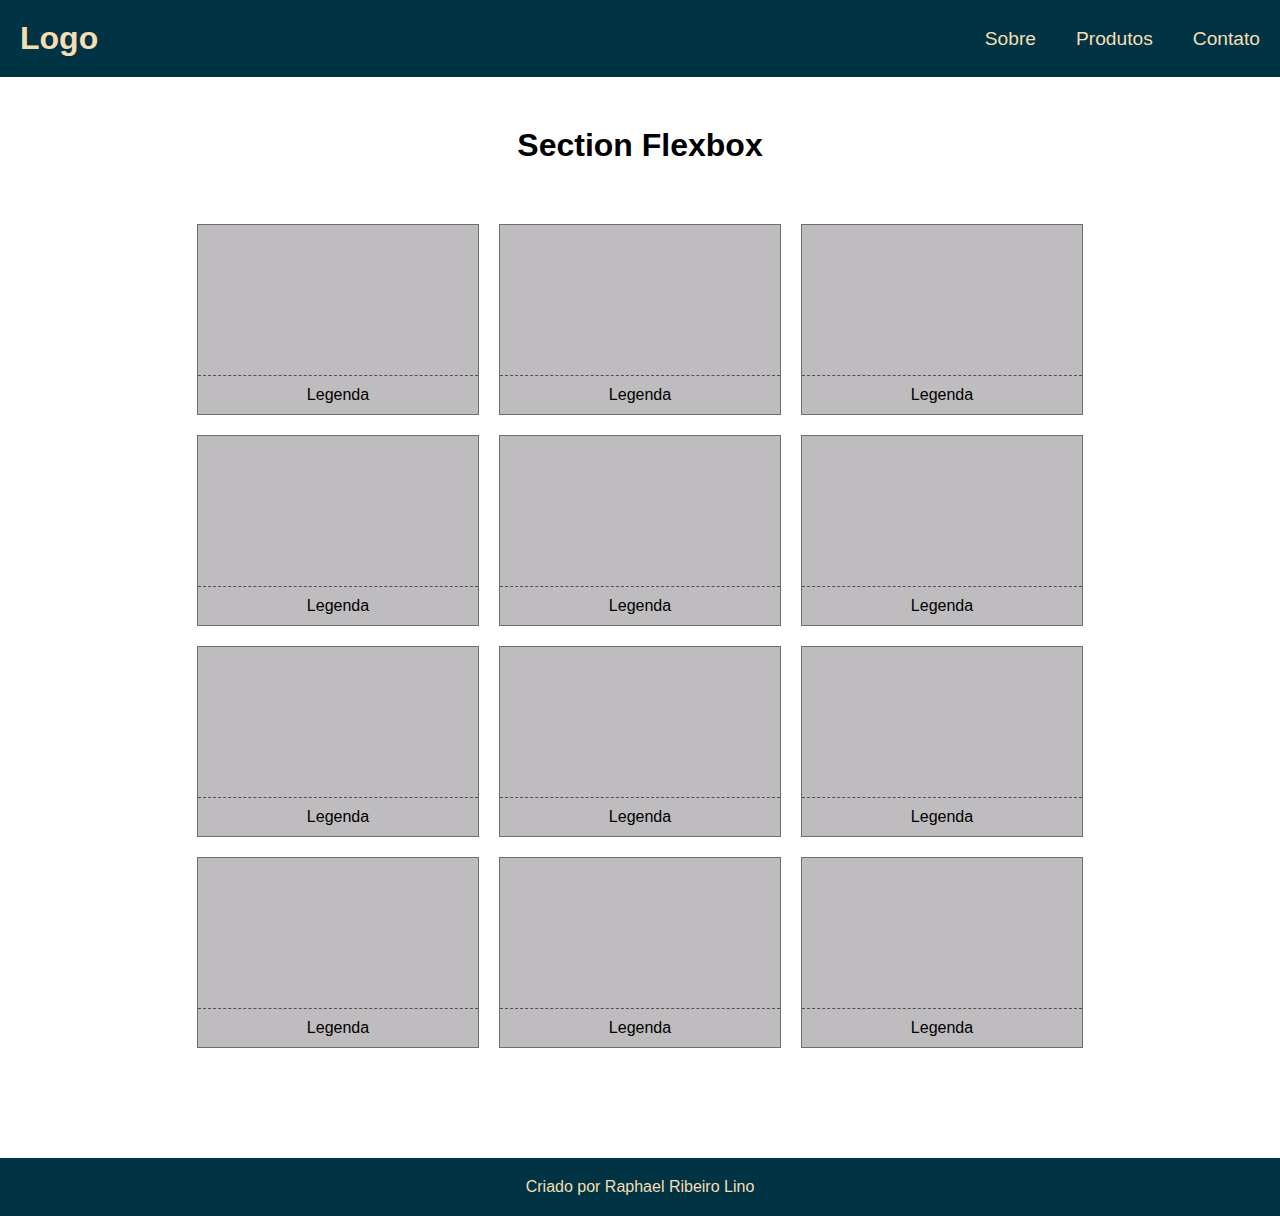
<file: CaixasFlexbox/index.html>
<!DOCTYPE html>
<html lang="en">
<head>
    <meta charset="UTF-8">
    <meta name="viewport" content="width=device-width, initial-scale=1.0">
    <title>Caixas Flexbox</title>
    <link rel="stylesheet" href="style.css">
</head>
<body>
    <header class="header">
        <h1>Logo</h1>
        <nav>
            <ul class="menu">
                <li><a href="#">Sobre</a></li>
                <li><a href="#">Produtos</a></li>
                <li><a href="#">Contato</a></li>
            </ul>
        </nav>
    </header>
    <h1>Section Flexbox</h1>
    <section class="flex">
        <div>
            <div class="caixa"></div>
            <p>Legenda</p>
        </div>
        <div>
            <div class="caixa"></div>
            <p>Legenda</p>
        </div>
        <div>
            <div class="caixa"></div>
            <p>Legenda</p>
        </div>
        <div>
            <div class="caixa"></div>
            <p>Legenda</p>
        </div>
        <div>
            <div class="caixa"></div>
            <p>Legenda</p>
        </div>
        <div>
            <div class="caixa"></div>
            <p>Legenda</p>
        </div>
        <div>
            <div class="caixa"></div>
            <p>Legenda</p>
        </div>
        <div>
            <div class="caixa"></div>
            <p>Legenda</p>
        </div>
        <div>
            <div class="caixa"></div>
            <p>Legenda</p>
        </div>
        <div>
            <div class="caixa"></div>
            <p>Legenda</p>
        </div>
        <div>
            <div class="caixa"></div>
            <p>Legenda</p>
        </div>
        <div>
            <div class="caixa"></div>
            <p>Legenda</p>
        </div>
    </section>

    <footer>
        <p>Criado por <a href="https://github.com/Raphael-Ribeiro-Lino" target="_blank">Raphael Ribeiro Lino</a>
        </p>
    </footer>
</body>
</html>
</file>
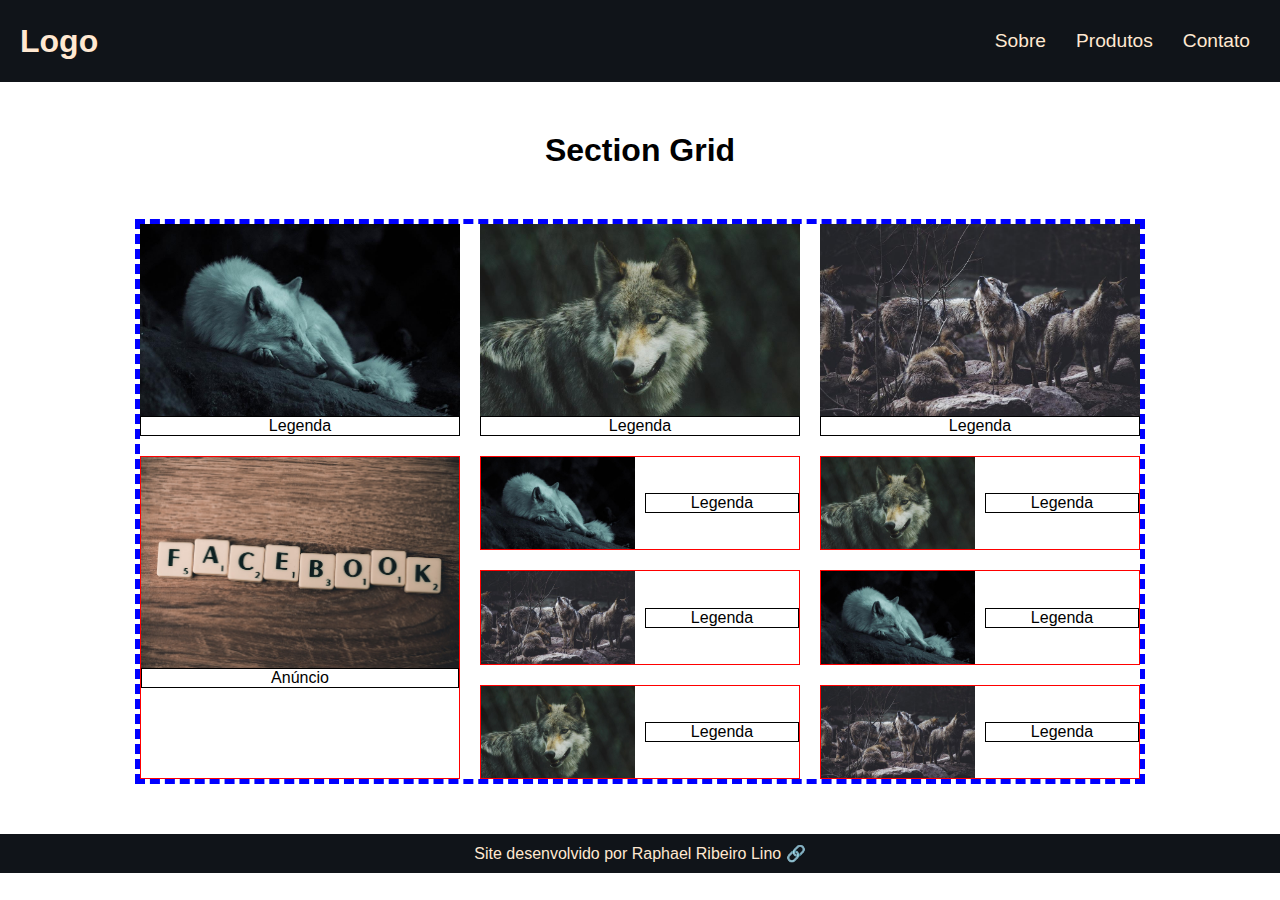
<file: CaixasGrid/index.html>
<!DOCTYPE html>
<html lang="pt-br">
<head>
    <meta charset="UTF-8">
    <meta name="viewport" content="width=device-width, initial-scale=1.0">
    <title>Caixas Grid</title>
    <link rel="stylesheet" href="style.css">
</head>
<body>
    <header class="header">
        <h1>Logo</h1>
        <nav>
            <ul class="menu">
                <li><a href="#">Sobre</a></li>
                <li><a href="#">Produtos</a></li>
                <li><a href="#">Contato</a></li>
            </ul>
        </nav>
    </header>
    <main>
        <h1>Section Grid</h1>
        <section class="container">
            <div>
                <img src="imagens/lobo1.jpg" alt="Lobo">
                <p>Legenda</p>
            </div>
            <div>
                <img src="imagens/lobo2.jpg" alt="Lobo">
                <p>Legenda</p>
            </div>
            <div>
                <img src="imagens/lobo3.jpg" alt="Lobo">
                <p>Legenda</p>
            </div>
            <div>
                <img src="imagens/lobo1.jpg" alt="Lobo">
                <p>Legenda</p>
            </div>
            <div>
                <img src="imagens/lobo2.jpg" alt="Lobo">
                <p>Legenda</p>
            </div>
            <div>
                <img src="imagens/lobo3.jpg" alt="Lobo">
                <p>Legenda</p>
            </div>
            <div>
                <img src="imagens/lobo1.jpg" alt="Lobo">
                <p>Legenda</p>
            </div>
            <div>
                <img src="imagens/lobo2.jpg" alt="Lobo">
                <p>Legenda</p>
            </div>
            <div>
                <img src="imagens/lobo3.jpg" alt="Lobo">
                <p>Legenda</p>
            </div>
            <div class="anuncio">
                <img src="imagens/pexels-pixabay-267371.jpg" alt="Lobo">
                <p>Anúncio</p>
            </div>
        </section>
    </main>
    <footer>
        <p>Site desenvolvido por <a href="https://github.com/Raphael-Ribeiro-Lino">Raphael Ribeiro Lino</a></p>
    </footer>
</body>
</html>
</file>
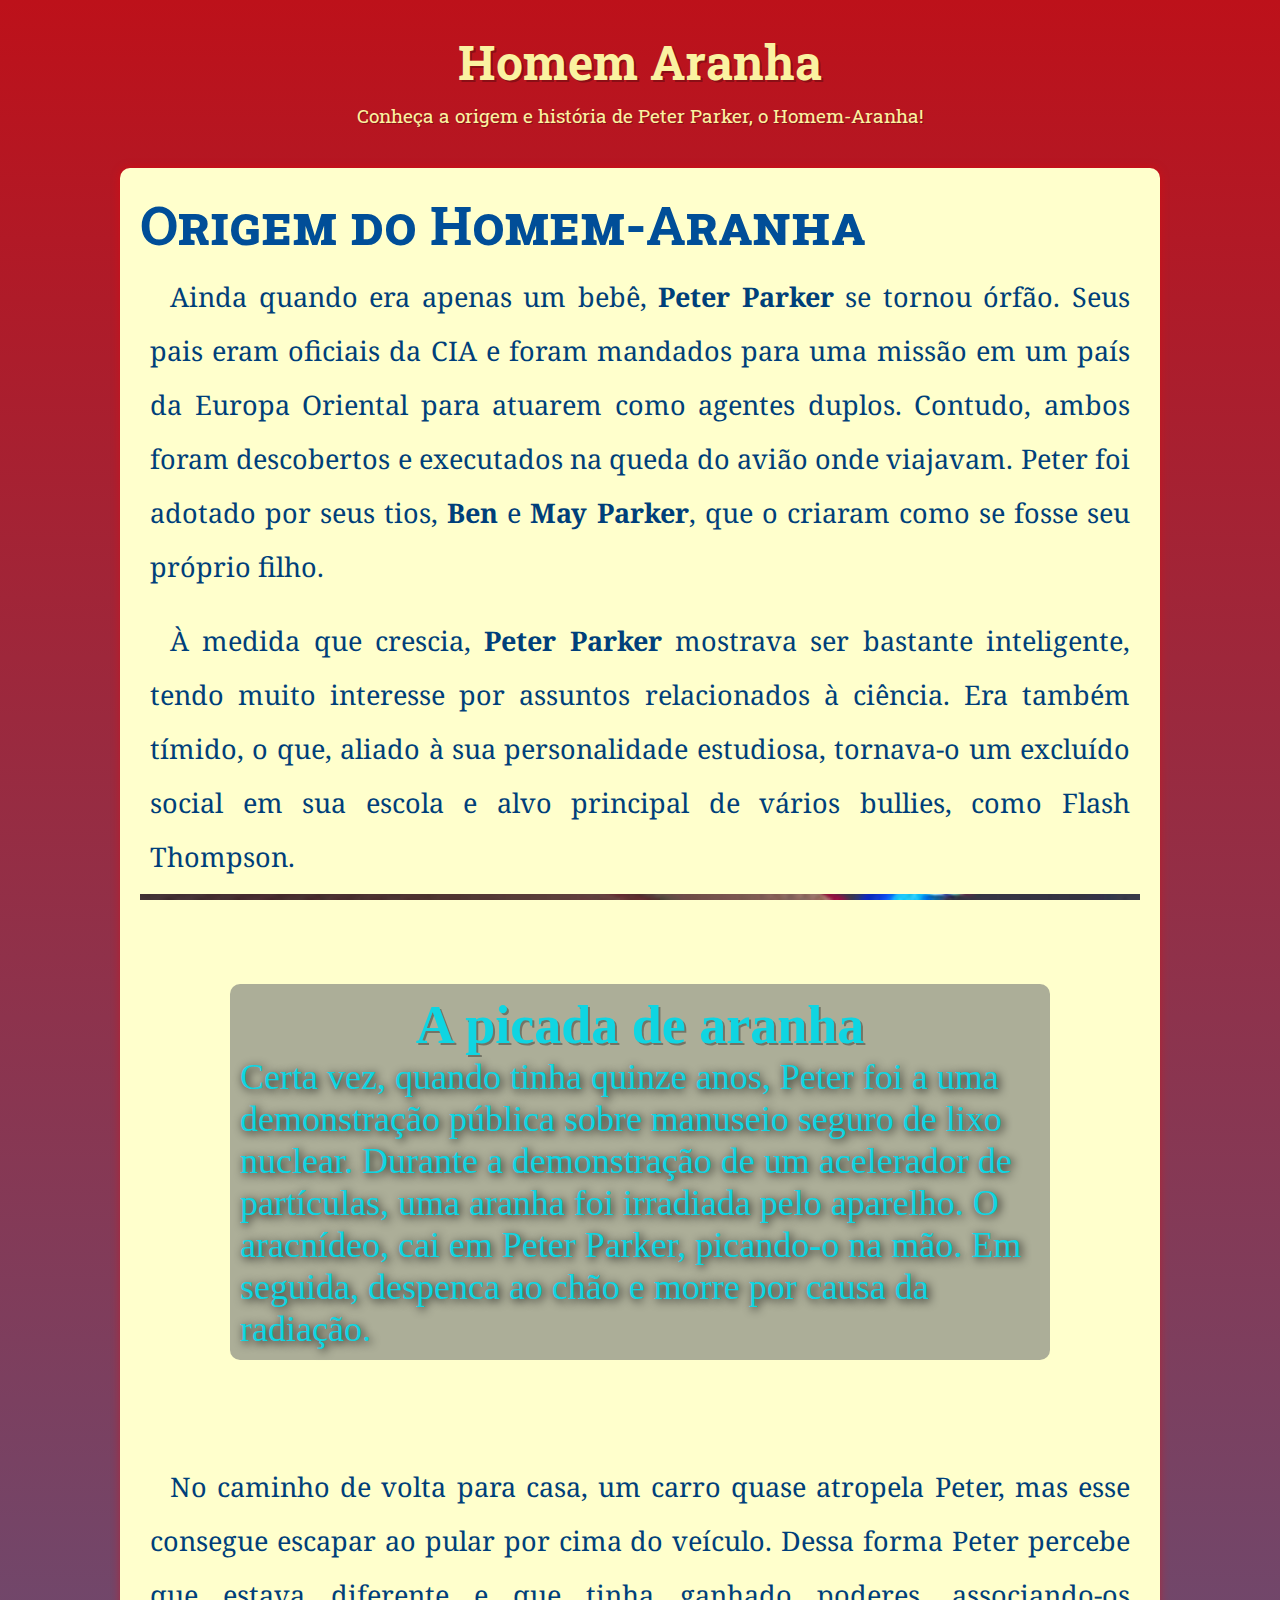
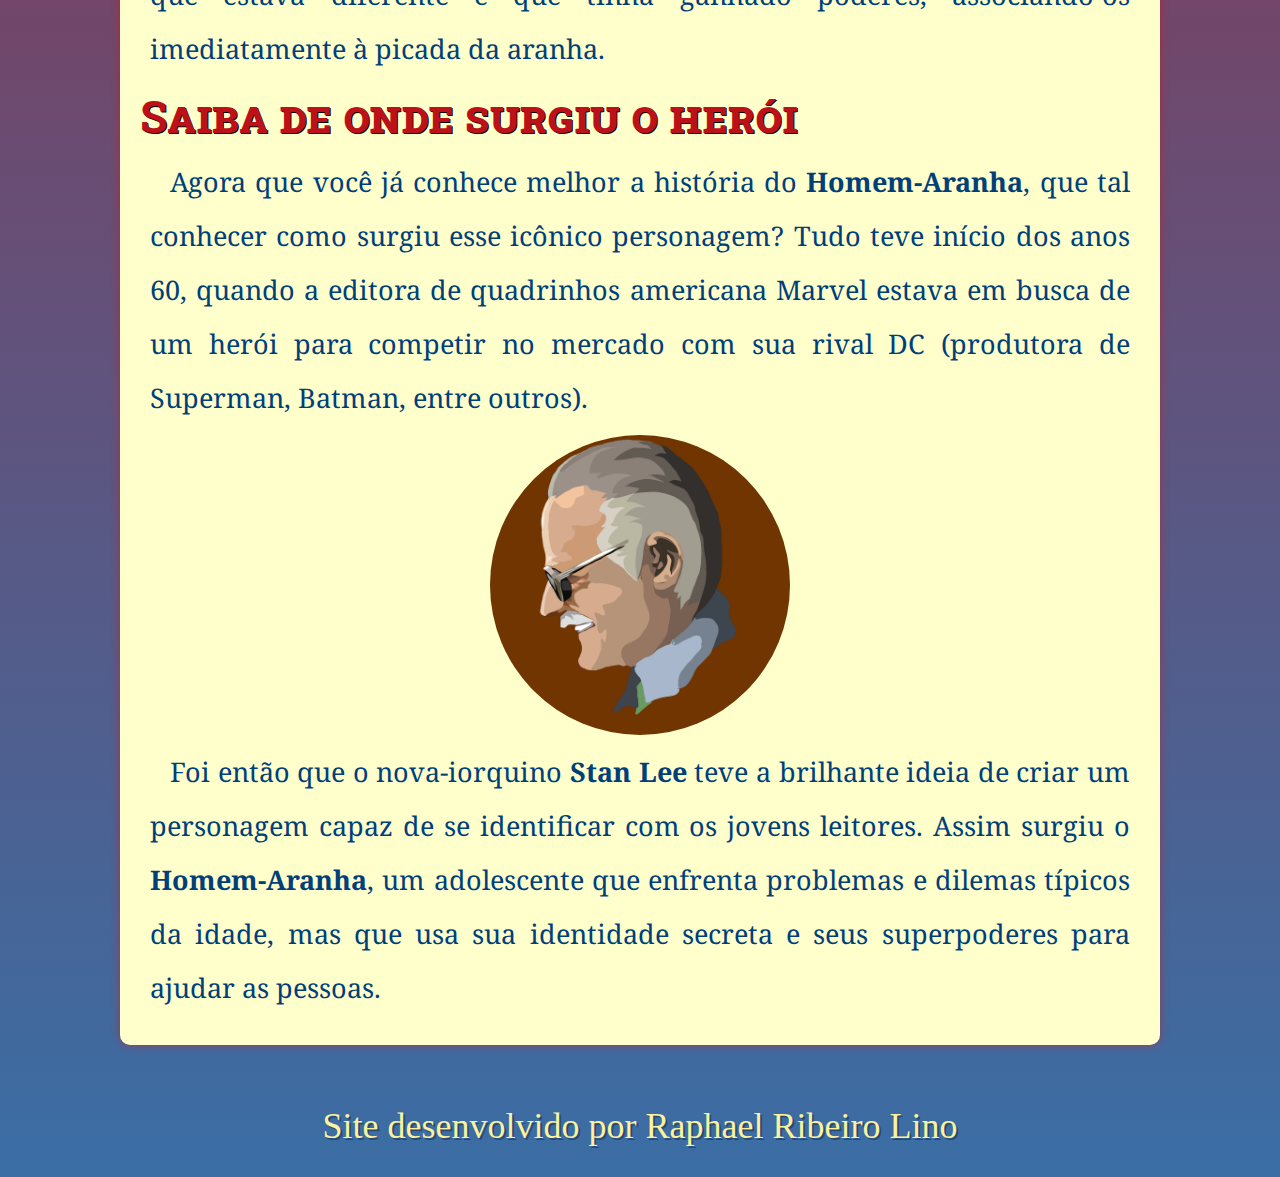
<file: ProjetoSpider/index.html>
<!DOCTYPE html>
<html lang="pt-br">

<head>
    <meta charset="UTF-8">
    <meta name="viewport" content="width=device-width, initial-scale=1.0">
    <title>História do Homem Aranha</title>
    <link rel="shortcut icon" href="favicon.ico" type="image/x-icon">
    <link rel="stylesheet" href="style.css">
</head>

<body>
    <header>
        <h1>Homem Aranha</h1>
        <p>
            Conheça a origem e história de Peter Parker, o Homem-Aranha!
        </p>
    </header>
    <main>
        <article>
            <h1><a href="https://www.aficionados.com.br/peter-parker-homem-aranha/" target="_blank">Origem do
                    Homem-Aranha</a></h1>
            <p>Ainda quando era apenas um bebê, <strong>Peter Parker</strong> se tornou órfão. Seus pais eram oficiais
                da CIA e foram
                mandados para uma missão em um país da Europa Oriental para atuarem como agentes duplos. Contudo, ambos
                foram descobertos e executados na queda do avião onde viajavam. Peter foi adotado por seus tios,
                <strong>Ben</strong> e
                <strong>May Parker</strong>, que o criaram como se fosse seu próprio filho.
            </p>
            <p>À medida que crescia, <strong>Peter Parker</strong> mostrava ser bastante inteligente, tendo muito
                interesse por assuntos
                relacionados à ciência. Era também tímido, o que, aliado à sua personalidade estudiosa, tornava-o um
                excluído social em sua escola e alvo principal de vários bullies, como Flash Thompson.
            </p>
            <section class="parallax-picada">
                <div class="caixa-picada">
                    <h1>A picada de aranha</h1>
                    <p>Certa vez, quando tinha quinze anos, Peter foi a uma demonstração pública sobre manuseio seguro
                        de
                        lixo nuclear. Durante a demonstração de um acelerador de partículas, uma aranha foi irradiada
                        pelo
                        aparelho. O aracnídeo, cai em Peter Parker, picando-o na mão. Em seguida, despenca ao chão e
                        morre
                        por causa da radiação.
                    </p>
                </div>
            </section>
            <p>No caminho de volta para casa, um carro quase atropela Peter, mas esse consegue escapar ao pular por cima
                do veículo. Dessa forma Peter percebe que estava diferente e que tinha ganhado poderes, associando-os
                imediatamente à picada da aranha.</p>
            <h2>
                <a href="https://modobrincar.rihappy.com.br/historia-do-homem-aranha/" target="_blank">Saiba de onde
                    surgiu o herói</a>
            </h2>
            <p>
                Agora que você já conhece melhor a história do <strong>Homem-Aranha</strong>, que tal conhecer como
                surgiu esse icônico personagem? Tudo teve início dos anos 60, quando a editora de quadrinhos americana
                Marvel estava em busca de um herói para competir no mercado com sua rival DC (produtora de Superman,
                Batman, entre outros).
            </p>
            <div class="container">
                <img src="imagens/stan-lee.png" class="stan-lee" alt="desenho do Stan Lee">
            </div>
            <p>
                Foi então que o nova-iorquino <strong>Stan Lee</strong> teve a brilhante ideia de criar um personagem
                capaz de se identificar com os jovens leitores. Assim surgiu o <strong>Homem-Aranha</strong>, um
                adolescente que enfrenta problemas e dilemas típicos da idade, mas que usa sua identidade secreta e seus
                superpoderes para ajudar as pessoas.
            </p>
        </article>
    </main>
    <footer>
        <p>Site desenvolvido por <a href="https://github.com/Raphael-Ribeiro-Lino" target="_blank">Raphael Ribeiro
                Lino</a></p>
    </footer>
</body>

</html>
</file>
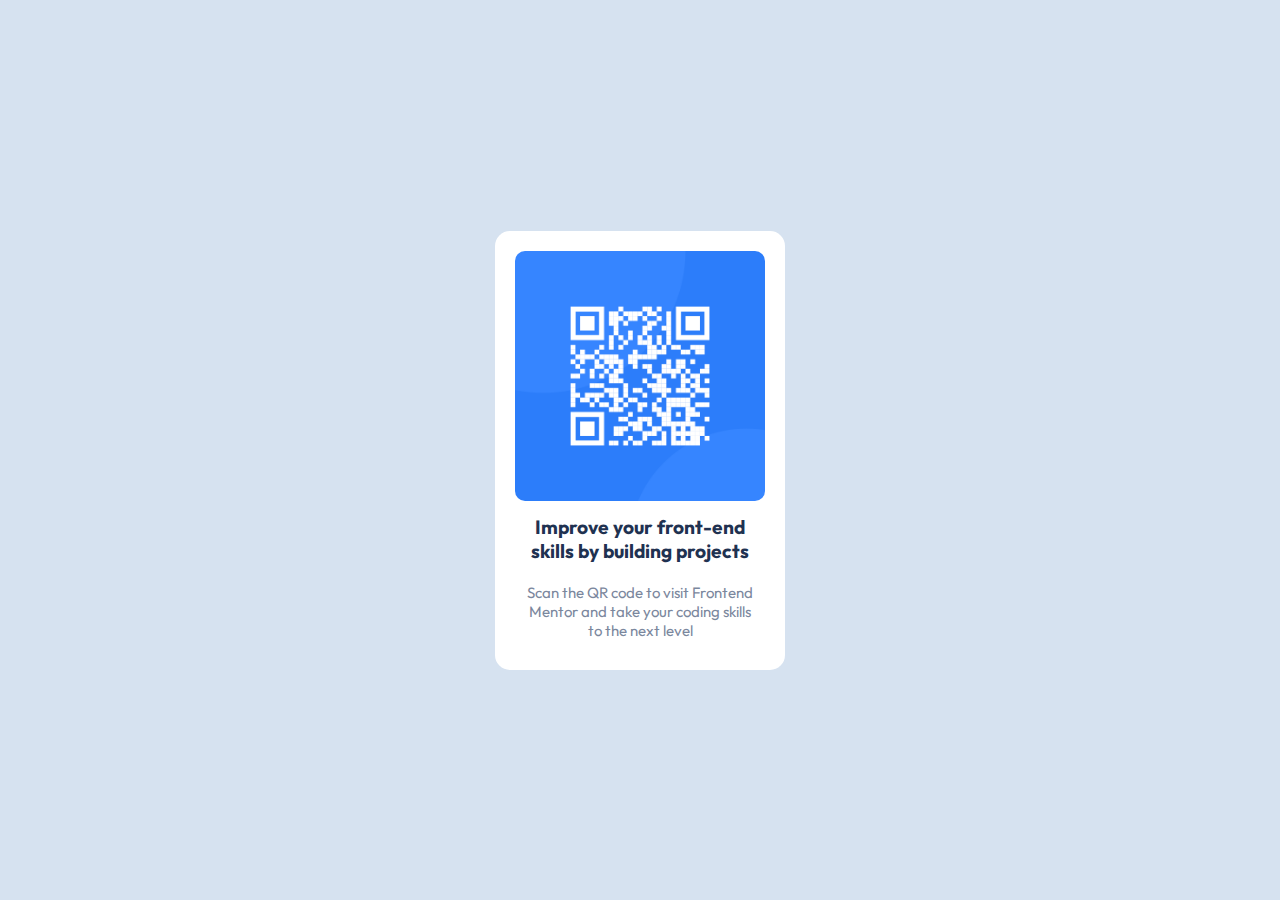
<file: FrontendMentor/Challenge1/index.html>
<!DOCTYPE html>
<html lang="pt-br">

<head>
  <meta charset="UTF-8">
  <meta name="viewport" content="width=device-width, initial-scale=1.0">
  <link rel="icon" type="image/png" sizes="32x32" href="./images/favicon-32x32.png">
  <title>Frontend Mentor | QR code component</title>
  <link rel="stylesheet" href="style.css">
</head>

<body>
  <div class="container">
    <div class="card">
      <img src="images/image-qr-code.png" alt="">
      <h1>
        Improve your front-end skills by building projects
      </h1>
      <p>
        Scan the QR code to visit Frontend Mentor and take your coding skills to the next level
      </p>
    </div>
  </div>
</body>

</html>
</file>
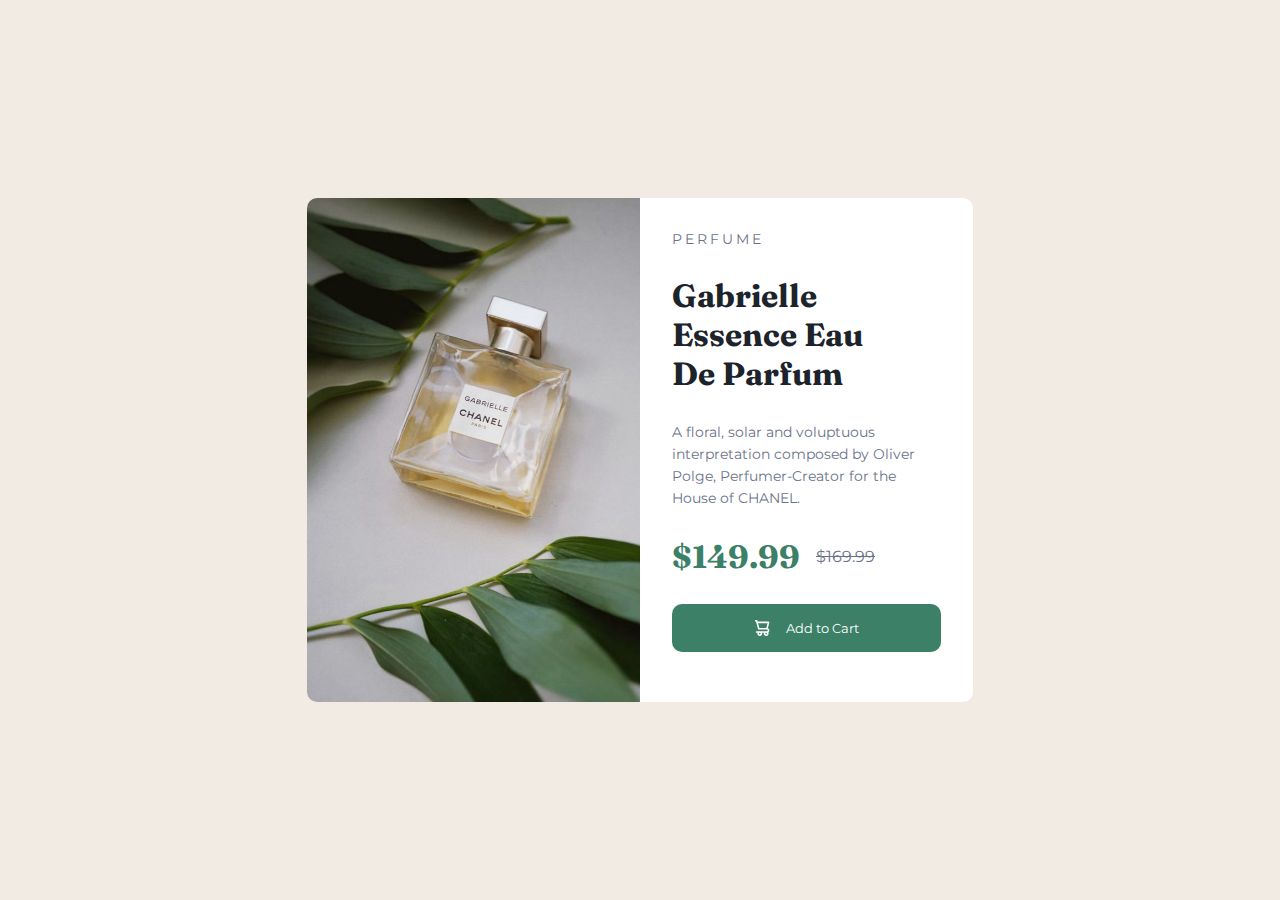
<file: FrontendMentor/Challenge2/index.html>
<!DOCTYPE html>
<html lang="en">

<head>
  <meta charset="UTF-8">
  <meta name="viewport" content="width=device-width, initial-scale=1.0">
  <link rel="icon" type="image/png" sizes="32x32" href="./images/favicon-32x32.png">
  <title>Frontend Mentor | Product preview card component</title>
  <link rel="stylesheet" href="style.css">
</head>

<body>
  <div class="card">
    <div class="img_container">
      <img src="images/image-product-desktop.jpg" alt="PERFUME Gabrielle">
    </div>
    <div class="details_container">
      <p class="montserrat">PERFUME</p>
      <h1 class="name">Gabrielle Essence Eau De Parfum</h1>
      <p class="description">
        A floral, solar and voluptuous interpretation composed by Oliver Polge, Perfumer-Creator for the House of
        CHANEL.
      </p>
      <div class="price_container">
        <h1 class="current_price">$149.99</h1>
        <p class="old_price">$169.99</p>
      </div>
      <button class="btn">
        <img src="images/icon-cart.svg" alt="Carrinho de comrpras">
        Add to Cart
      </button>
    </div>
  </div>
</body>

</html>
</file>
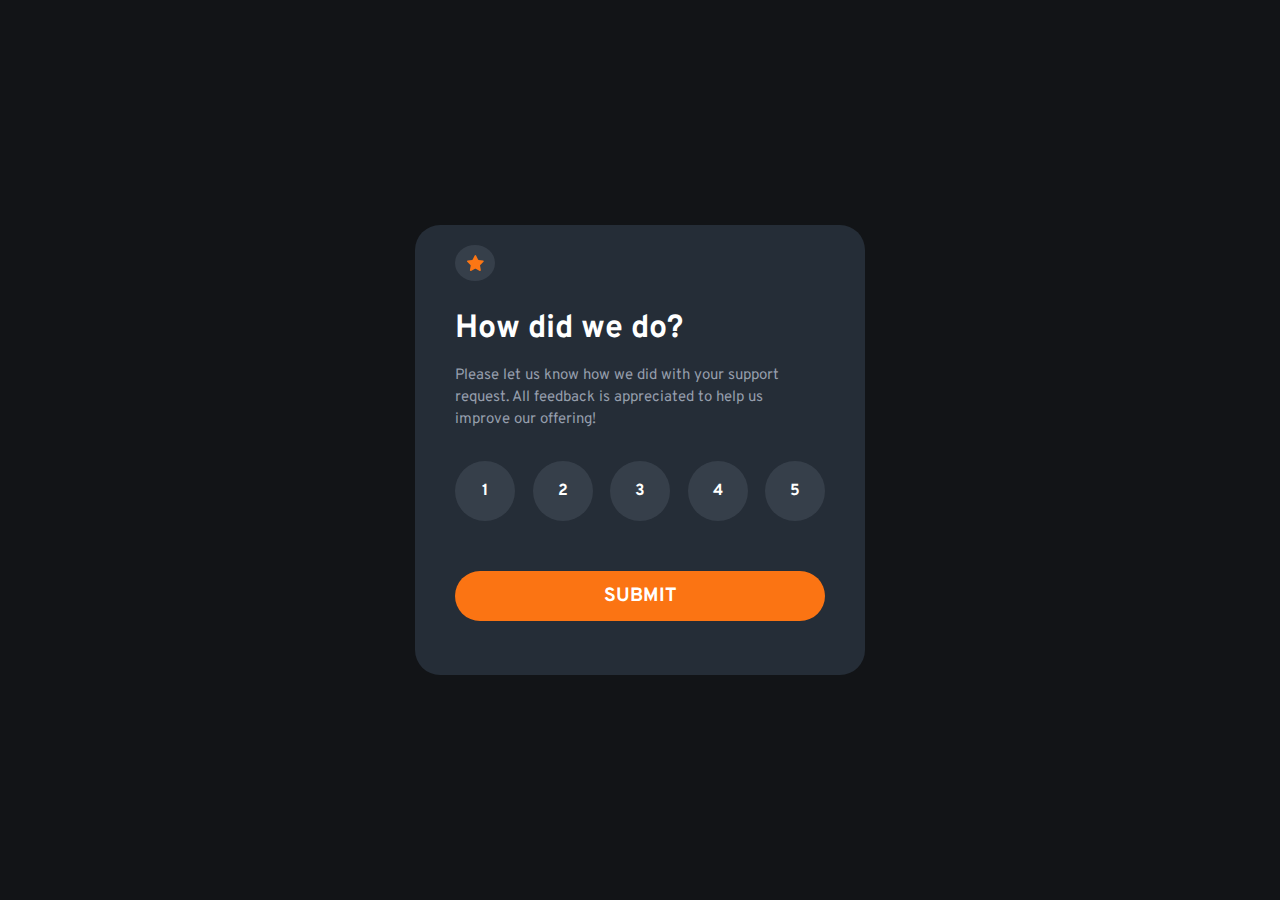
<file: FrontendMentor/Challenge3/index.html>
<!DOCTYPE html>
<html lang="en">

<head>
  <meta charset="UTF-8">
  <meta name="viewport" content="width=device-width, initial-scale=1.0">
  <link rel="icon" type="image/png" sizes="32x32" href="./images/favicon-32x32.png">
  <title>Frontend Mentor | Interactive rating component</title>
  <link rel="stylesheet" href="style.css">
</head>

<body>

  <div class="container">
    <div class="content">
      <div class="star">
        <img src="images/icon-star.svg" alt="star icon">
      </div>
      <div class="texts">
        <h1>How did we do?</h1>
        <p>
          Please let us know how we did with your support request. All feedback is appreciated
          to help us improve our offering!
        </p>
      </div>
      <div class="rating">
        <input type="radio" name="rating" id="rating1" value="1">
        <label for="rating1">1</label>

        <input type="radio" name="rating" id="rating2" value="2">
        <label for="rating2">2</label>

        <input type="radio" name="rating" id="rating3" value="3">
        <label for="rating3">3</label>

        <input type="radio" name="rating" id="rating4" value="4">
        <label for="rating4">4</label>

        <input type="radio" name="rating" id="rating5" value="5">
        <label for="rating5">5</label>
      </div>
      <button class="btn" onclick="submit()">SUBMIT</button>
    </div>
  </div>
  <script src="script.js"></script>
</body>

</html>
</file>
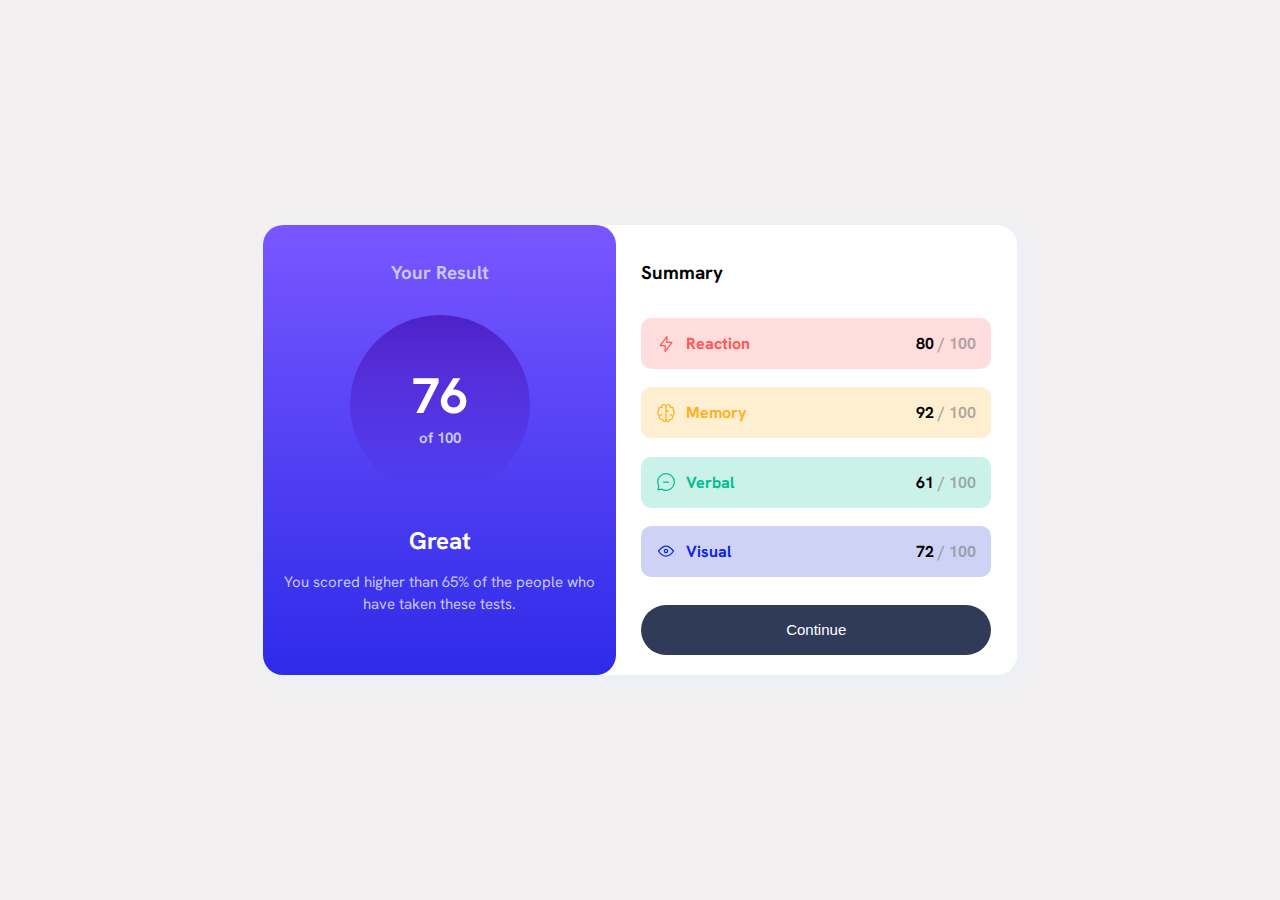
<file: FrontendMentor/Challenge4/index.html>
<!DOCTYPE html>
<html lang="en">

<head>
  <meta charset="UTF-8">
  <meta name="viewport" content="width=device-width, initial-scale=1.0">
  <link rel="icon" type="image/png" sizes="32x32" href="./assets/images/favicon-32x32.png">
  <title>Frontend Mentor | Results summary component</title>
  <link rel="stylesheet" href="style.css">
</head>

<body>
  <main>
    <div class="container">
      <div class="result">
        <h3>Your Result</h3>
        <div class="circle">
          <h1>76</h1>
          <h4>of 100</h4>
        </div>
        <h2>Great</h2>
        <p>You scored higher than 65% of the people who have taken these tests.</p>
      </div>
      <div class="summary">
        <h3>Summary</h3>
        <div class="reaction">

        </div>
        <div class="memory">

        </div>
        <div class="verbal">

        </div>
        <div class="visual">

        </div>
        <button class="btn">Continue</button>
      </div>
    </div>
  </main>
  <script src="data.json"></script>
  <script src="script.js"></script>
</body>

</html>
</file>
<file: CaixasFlexbox/style.css>
*{
    padding: 0px;
    margin: 0px;
    font-family: Arial, Helvetica, sans-serif;
    text-decoration: none;
    list-style: none;
}

.header {
    display: flex;
    justify-content: space-between;
    align-items: center;
    flex-wrap: wrap;
    background: #034;
    position: sticky;
    top:0;
    left: 0;
    width: 100%;
}   

header > h1{
    color: wheat;
    padding: 20px;
}

.menu {
    display: flex;
}


li{
    display: block;
    padding: 10px;
    margin: 10px;
}

li > a{
    color: wheat;
    font-size: 1.2rem;
}

body > h1{
    margin: 50px;
    text-align: center;
}

.flex {
    display: flex;
    flex-wrap: wrap;
    justify-content: center;
    align-items: center;
    max-width: 1000px;
    margin: 0 auto;
    margin-bottom: 100px;
}

.flex > div {
    margin: 10px;
    border: 1px solid rgba(0, 0, 0, 0.568);
}

.caixa{
    height: 150px;
    width: 280px;
    background-color: #BEBCBE;
    flex: 1 1 300px;
    background-image: url('https://raw.githubusercontent.com/origamid/publico/main/css-grid-layout-e-flexbox-quando-utilizar/grid-flexbox_final/img/lobo2.jpg');
    background-size: cover;
}

div > p{
    text-align: center;
    padding: 10px;
    background-color: #BEBCBE;
    border-top: 1px dashed rgba(0, 0, 0, 0.568);
}

footer > p{
    background: #034;
    color: wheat;
    padding: 20px;
    text-align: center;
}

footer > p > a{
    color: wheat;
    text-decoration: none;
}

footer > p > a:hover{
    text-decoration: underline;
    color: white;
    transition: color 1s;
}
</file>
<file: CaixasGrid/style.css>
*{
    padding: 0px;
    margin: 0px;
    list-style: none;
    text-decoration: none;
    font-family: Arial, Helvetica, sans-serif;
}

:root{
    --cor-fundo: #101419;
     --cor-fontes: #FFE8D1;
}

.header{
    background-color: var(--cor-fundo);
    display: flex;
    justify-content: space-between;
    align-items: center;
    flex-wrap: wrap;
    padding: 20px;
}

header > h1, header > nav > ul > li > a{
    color: var(--cor-fontes);
}

.menu {
    display: flex;
}

li {
    display: block;
    font-size: 1.2rem;
    margin-left: 10px;
    padding: 10px;
}

main > h1{
    margin: 50px;
    text-align: center;
}

.container{
    display: grid;
    grid-template-columns: repeat(3, 1fr);
    grid-gap: 20px;
    max-width: 1000px;
    margin: 0 auto;
    text-align: center;
    border: 5px dashed blue;
}

.container > div:nth-child(n + 4){
    display: grid;
    grid-template-columns: repeat(2, 1fr);
    grid-gap: 10px;
    align-items: center;
    border: 1px solid red;
}

.container > div.anuncio{
    display: block;
    grid-column: 1;
    grid-row: 2/5;
}

div > p {
    border: 1px solid black;
}

img{
    width: 100%;
    display: block;
}

footer {
    background-color: var(--cor-fundo);
    color: var(--cor-fontes);
    padding: 10px;
    text-align: center;
    margin-top: 50px;
}

footer > p > a{
    color: var(--cor-fontes);
}

footer > p > a:hover{
    text-decoration: underline;
    color: white;
    transition: color 1s;
}

footer > p > a::after{
    content: '\00A0\1F517';
}
</file>
<file: ProjetoSpider/style.css>
@import url('https://fonts.googleapis.com/css2?family=Roboto+Slab&display=swap');

@import url('https://fonts.googleapis.com/css2?family=Noto+Serif&display=swap');

:root {
    --fonte-titulos:'Roboto Slab', serif;
    --fonte-paragrafos: 'Noto Serif', serif;
    --cor-fundo-primaria: #BD111A;
    --cor-fundo-secundaria: #3A6EA5;
    --cor-titulos: #004E98;
    --cor-titulos-cabecalho: #FAF2A1;
    --cor-fundo-card: #FFFFCC;
    --cor-paragrafos: #003F7A;
}

*{
    padding: 0px;
    margin: 0px;
}

header {
    color: var(--cor-titulos-cabecalho);
    text-align: center;
    padding: 30px;
}

header > h1 {
    font-family: var(--fonte-titulos);
    font-size: 3em;
    text-shadow: 2px 2px 0px rgba(0, 0, 0, 0.267);
}

header > p {
    font-family: var(--fonte-titulos);
    padding: 10px;
    text-shadow: 1px 1px 0px rgba(0, 0, 0, 0.267);
    font-size: 1.2em;
}

body{
    background-image: linear-gradient(to bottom, var(--cor-fundo-primaria), var(--cor-fundo-secundaria));
    background-repeat: no-repeat;
    max-height: 100%;
    max-width: 100%;
}

main{
    min-width: 200px;
    max-width: 1000px;
    margin: auto;
    margin-bottom: 30px;
    padding: 20px;
    background-color: var(--cor-fundo-card);
    box-shadow: 0px 0px 10px rgba(250, 2, 2, 0.418);
    border-radius: 10px;
}

article > h1 {
    font-family: var(--fonte-titulos);
    font-size: 6vh;
    font-variant: small-caps;
}

h1 > a {
    text-decoration: none;
    color: var(--cor-titulos);
}

h1 > a:hover{
    text-decoration: underline;
    color: var(--cor-fundo-primaria);
    transition: color .5s;
}

article > p {
    color: var(--cor-paragrafos);
    font-family: var(--fonte-paragrafos);
    padding: 10px;
    text-indent: 20px;
    text-align: justify;
    line-height: 2em;
    font-size: 3vh;
}

.parallax-picada{
    padding-top: 10vh;
    padding-bottom: 10vh;
    background-image: url('imagens/picada.jpg');
    background-size: cover;
    background-attachment: fixed;
    background-position: center center;
}

div.caixa-picada{
    border-radius: 10px;
    display: flex;
    flex-wrap: wrap;
    align-items: center;
    justify-content: center;
    background-color: rgba(57, 62, 82, 0.418);
    max-width: 80%;
    max-height: 100%;
    margin: 0 auto;
    padding: 10px;
}

div > h1 {
    color: #0FD5E2;
    font-size: 6vh;
    text-shadow: 2px 2px 0px rgba(0, 0, 0, 0.329);
}

div > p {
    color: #0FD5E2;
    font-size: 4vh;
    display: inline-block;
    text-shadow: 2px 2px 10px black;
}

article > h2 {
    color: var(--cor-fundo-primaria);
    font-family: var(--fonte-titulos);
    font-size: 5vh;
    font-variant: small-caps;
    text-shadow: 1px 1px 0px black;
}

h2 > a {
    text-decoration: none;
    color: var(--cor-fundo-primaria);
}

h2 > a:hover {
    text-decoration: underline;
    color: var(--cor-titulos);
    transition: color .5s;
}

.container {
    display: flex;
    justify-content: center;
}

.stan-lee {
    height: 300px;
    border-radius: 50%;
}

footer{
    padding: 30px;
    text-align: center;
    font-size: 4vh;
    color: var(--cor-titulos-cabecalho);
    text-shadow: 2px 2px 0px rgba(0, 0, 0, 0.329);
}

footer a {
    text-decoration: none;
    color: var(--cor-titulos-cabecalho);
}

footer a:hover {
    text-decoration: underline;
    color: var(--cor-fundo-primaria);
    transition: color 1s;
}
</file>
<file: FrontendMentor/Challenge1/style.css>
@import url('https://fonts.googleapis.com/css2?family=Outfit:wght@400;700&display=swap');

*{
    font-family: 'Outfit', sans-serif;
    padding: 0;
    margin: 0;
}


html, body{
    background-color: hsl(212, 45%, 89%);
}

body{
    display: flex;
    align-items: center;
    justify-content: center;
    min-height: 100vh;
}


.card{
    margin: auto;
    height: 100%;
    max-width: 250px;
    padding: 20px;
    background-color: #fff;
    text-align: center;
    border-radius: 15px;
}

.card > h1{
    font-weight: 700;
    font-size: 1.2rem;
    color: hsl(218, 44%, 22%);
    padding: 10px;
}

.card > p{
    font-size: 15px;
    font-weight: 400;
    color: hsl(220, 15%, 55%);
    padding: 10px;
}

img{
    width: 100%;
    border-radius: 10px;
}
</file>
<file: FrontendMentor/Challenge2/style.css>
@import url('https://fonts.googleapis.com/css2?family=Fraunces:wght@700&family=Montserrat:wght@500;700&display=swap');

*{
    box-sizing: border-box;
    margin: 0;
    padding: 0;
}

body{
    font-family: 'Fraunces', serif;
    background-color: hsl(30, 38%, 92%);
    min-height: 100vh;
    display: flex;
    justify-content: center;
    align-items: center;
}

.card{
    border-radius: 10px;
    display: flex;
    max-width: 666px;
    background-color: white;
    margin: 0 1rem;
}

.img_container{
    width: 50%;
}

.img_container > img{
    height: 100%;
    width: 100%;
    background-size: cover;
    border-top-left-radius: 10px;
    border-bottom-left-radius: 10px;
}

.details_container{
    width: 50%;
    padding: 2rem;
}

.details_container .name{
    color: hsl(212, 21%, 14%);
    padding-right: 2rem;
    margin-bottom: 1.75rem;
}

.details_container .description{
    font-family: 'Montserrat', serif;
    font-size: 14px;
    color: hsl(228, 12%, 48%);
    line-height: 22px;
    margin-bottom: 1.75rem;
}

.montserrat{
    font-family: 'Montserrat', serif;
    letter-spacing: 3px;
    font-size: 14px;
    color: hsl(228, 12%, 48%);
    margin-bottom: 1.75rem;
}

.price_container{
    display: flex;
    gap: 1rem;
    align-items: center;
    margin-bottom: 1.75rem;
}

.price_container .current_price{
    color: hsl(158, 36%, 37%);
}

.price_container .old_price{
    text-decoration: line-through;
    font-family: 'Montserrat' ,serif;
    color: hsl(228, 12%, 48%);
}

.details_container .btn{
    width: 100%;
    border: 0;
    outline: 0;
    background-color: hsl(158, 36%, 37%);
    color: white;
    display: flex;
    justify-content: center;
    align-items: center;
    gap: 1rem;
    font-family: 'Montserrat', serif;
    padding: 1rem 2rem;
    border-radius: 10px;
    cursor: pointer;
}

.details_container .btn:hover{
    background-color: hsl(158, 39%, 21%);
}

@media screen and (max-width: 550px) {
    .card{
        margin-top: 1rem;
        margin-bottom: 1rem;
        flex-direction: column;
    }

    .img_container{
        width: 100%;
        height: 40%;
    }

    .img_container img{
        content: url(images/image-product-mobile.jpg);
        border-top-left-radius: 10px;
        border-bottom-left-radius: 0;
        border-top-right-radius: 10px;
    }

    .details_container{
        width: 100%;
    }

    .details_container .name{
        padding-right: 0;
    }
}
</file>
<file: FrontendMentor/Challenge3/style.css>
@import url('https://fonts.googleapis.com/css2?family=Overpass:wght@400;700&display=swap');

* {
    margin: 0;
    padding: 0;
    box-sizing: border-box;
    font-family: 'Overpass', 'Courier New', Courier, monospace;
}

body {
    min-height: 100vh;
    background-color: hsl(216, 12%, 8%);
    color: white;
    display: flex;
    align-items: center;
    justify-content: center;
}

.container {
    width: 450px;
    height: 450px;
    background-color: hsl(213, 19%, 18%);
    border-radius: 25px;
}

.content {
    height: 100%;
    padding: 20px;
    margin: 0 20px;
}

.star {
    display: flex;
    justify-content: center;
    max-width: 40px;
    padding: 10px;
    border-radius: 50%;
    background-color: hsla(216, 12%, 54%, 0.2);
    margin-bottom: 1.75rem;
}

.texts>h1 {
    margin-bottom: 16px;
}

.texts>p {
    font-size: 15px;
    line-height: 22px;
    color: hsl(217, 12%, 63%);
    margin-right: 10px;
}

.rating {
    display: flex;
    margin: 30px 0px;
    justify-content: space-between;
}

input[type="radio"] {
    display: none;
}

label {
    width: 60px;
    height: 60px;
    border-radius: 50%;
    display: flex;
    justify-content: center;
    align-items: center;
    font-weight: bold;
    cursor: pointer;
    background-color: hsla(216, 12%, 54%, 0.2);
}

input[type="radio"]:checked+label {
    background-color: hsl(25, 97%, 53%);
    color: white;
    border-color: hsl(25, 97%, 53%);
}

label:hover {
    background-color: hsl(217, 12%, 63%);
    cursor: pointer;
    transition: all .3s;
}

.btn {
    width: 100%;
    height: 50px;
    margin-top: 20px;
    border: 0;
    outline: 0;
    border-radius: 40px;
    font-size: 1.2rem;
    font-weight: bold;
    background-color: hsl(25, 97%, 53%);
    color: white;
    text-align: center;
    cursor: pointer;
}

.btn:hover {
    background-color: white;
    color: hsl(25, 97%, 53%);
    transition: all .3s;
}

.new-content{
    height: 100%;
    background-color: hsl(213, 19%, 18%);
    padding: 20px;
    border-radius: 25px;
    display: flex;
    flex-direction: column;
    justify-content: flex-start;
    align-items: center;
}

.new-content > img{
    margin: 20px 0;
}

.new-content > h3{
    margin: 20px 0;
    color: hsl(25, 97%, 53%);
    background-color: hsla(216, 12%, 54%, 0.2);
    padding: 10px 15px;
    border-radius: 40px;
}

.new-content > h1{
    margin: 10px 0;
}

.new-content > p{
    text-align: center;
    line-height: 30px;
    margin: 0px 25px;
    color: hsl(217, 12%, 63%);
}

@media screen and (max-width: 450px) {
    .container{
        width: 90%;
        height: 100%;
    }

    .content{
        padding: 20px 0;
    }

    .texts>p {
        margin-right: 0;
    }

    .rating{
        margin: 20px 0;
        gap: 10px;
    }

    label{
        width: 20vw;
        height: 10vh;
    }
    
    .btn{
        width: 100%;
        margin: 20px 0;
    }

    .new-content > p{
        line-height: 20px;
        margin: 0;
    }
}
</file>
<file: FrontendMentor/Challenge4/style.css>
@font-face {
    font-family: 'Hanken Grotesk';
    src: url('assets/fonts/HankenGrotesk-VariableFont_wght.ttf') format('opentype');
}

* {
    margin: 0;
    padding: 0;
    box-sizing: border-box;
}

body,
main {
    min-height: 100vh;
    background-color: #F2F0F1;
    font-family: 'Hanken Grotesk', 'Segoe UI', Tahoma, Geneva, Verdana, sans-serif;
    display: flex;
    justify-content: center;
    align-items: center;
}

.container {
    display: flex;
    background-color: #fff;
    height: 450px;
    border-radius: 20px;
    box-shadow: 5px 5px 20px 0px #EAF0FC;
}

.result {
    width: 50%;
    text-align: center;
    padding: 20px;
    border-radius: 20px;
    background-image: linear-gradient(to bottom, hsl(252, 100%, 67%), hsl(241, 81%, 54%));
    color: white;
    display: flex;
    flex-direction: column;
    align-items: center;
}

.result>h3 {
    margin: 15px;
    color: hsl(241, 100%, 89%);
}

.circle {
    border-radius: 50%;
    height: 180px;
    width: 180px;
    display: flex;
    flex-direction: column;
    justify-content: center;
    align-items: center;
    margin: 15px;
    background-image: linear-gradient(to bottom, hsla(256, 72%, 46%, 1), hsla(241, 72%, 46%, 0));
}

.circle>h1 {
    font-size: 50px;
}

.circle>h4 {
    font-size: 15px;
    color: hsl(241, 100%, 89%);
}

.result>h2 {
    margin: 15px;
}

.result>p {
    text-align: center;
    font-size: 15px;
    line-height: 22px;
    color: hsl(241, 100%, 89%);
}

.summary {
    display: flex;
    flex-direction: column;
    align-items: flex-start;
    justify-content: space-between;
    margin: 20px 2vw;
    width: 50%;
}

.summary>h3 {
    margin: 15px 0px;
}

.reaction {
    display: flex;
    justify-content: flex-start;
    align-items: center;
    width: 100%;
    padding: 15px;
    border-radius: 10px;
    color: hsl(0, 100%, 67%);
    background-color: hsla(0, 100%, 67%, 0.205);
    gap: 10px;
}

.data-result {
    display: grid;
    width: 90%;
}

.data-result>p {
    font-weight: bold;
    color: black;
    justify-self: end;
}

.memory {
    display: flex;
    justify-content: flex-start;
    align-items: center;
    width: 100%;
    padding: 15px;
    border-radius: 10px;
    color: hsl(39, 100%, 56%);
    background-color: hsla(39, 100%, 56%, 0.205);
    gap: 10px;
}

.verbal {
    display: flex;
    justify-content: flex-start;
    align-items: center;
    width: 100%;
    padding: 15px;
    border-radius: 10px;
    color: hsl(166, 100%, 37%);
    background-color: hsla(166, 100%, 37%, 0.205);
    gap: 10px;
}

.visual {
    display: flex;
    justify-content: flex-start;
    align-items: center;
    width: 100%;
    padding: 15px;
    border-radius: 10px;
    color: hsl(234, 85%, 45%);
    background-color: hsla(234, 85%, 45%, 0.205);
    gap: 10px;
}

.max-result {
    font-weight: bold;
    color: rgba(128, 128, 128, 0.651);
}

.btn {
    width: 100%;
    height: 50px;
    border-radius: 50px;
    border: 0;
    outline: 0;
    margin-top: 10px;
    text-align: center;
    color: white;
    background-color: hsl(224, 30%, 27%);
    font-size: 15px;
}

.btn:hover {
    background-image: linear-gradient(to bottom, hsl(252, 100%, 67%), hsl(241, 81%, 54%));
    transition: all 0.3s;
}

@media screen and (max-width: 425px) {

    body,
    main {
        min-height: 100vh;
        max-width: 100%;
    }

    .container {
        height: 100%;
        width: 100%;
        display: flex;
        flex-direction: column;
    }

    .result {
        width: 100%;
        padding: 2rem 3rem;
        border-radius: 0;
        border-bottom-left-radius: 30px;
        border-bottom-right-radius: 30px;
    }

    .result>h3 {
        margin: 0;
        padding-bottom: 15px;
    }

    .circle {
        height: 130px;
        width: 130px;
        margin: 1rem;
    }

    .summary {
        display: flex;
        flex-direction: column;
        align-items: center;
        padding: 1rem 2rem;
        gap: 1.5rem;
        width: 100%;
        margin: 0;
    }

    .reaction {
        width: 100%;
    }

    .memory {
        width: 100%;
    }

    .verbal {
        width: 100%;
    }

    .visual {
        width: 100%;
    }

    .btn {
        width: 100%;
    }
}
</file>
